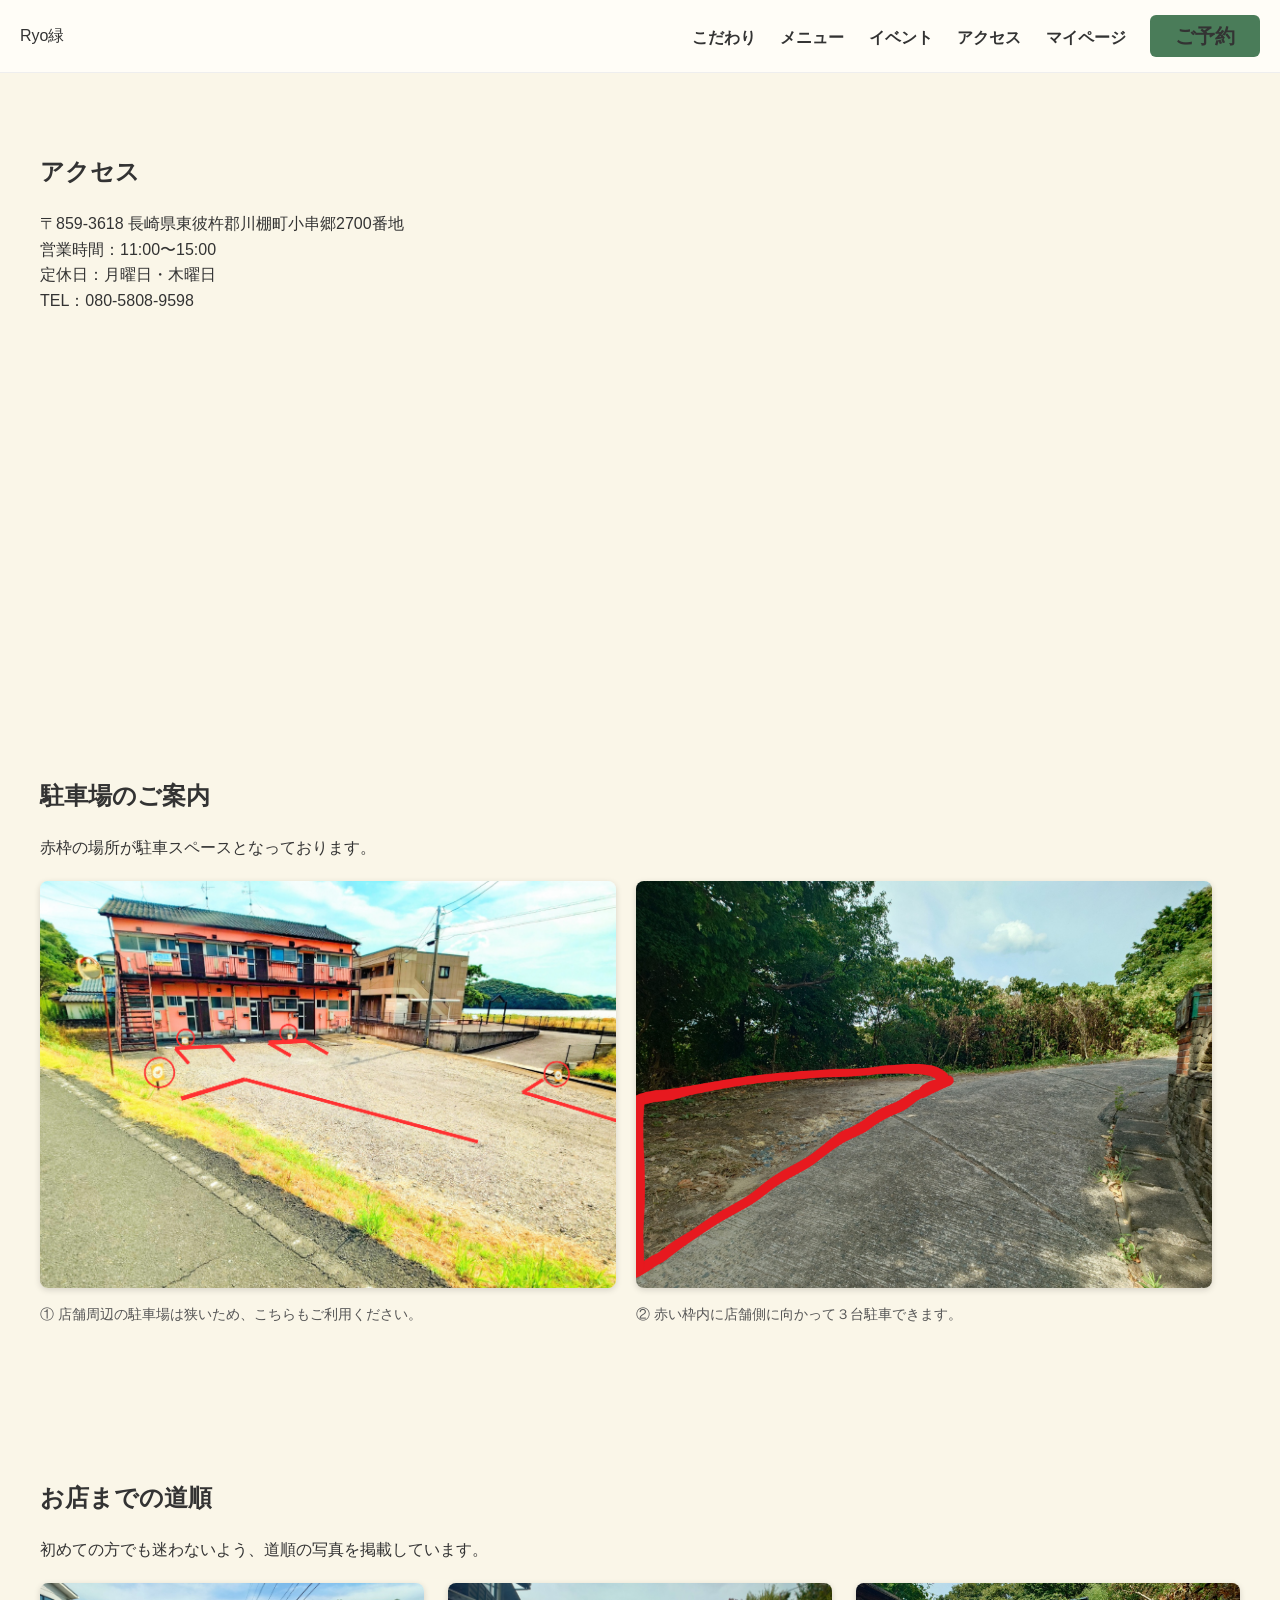
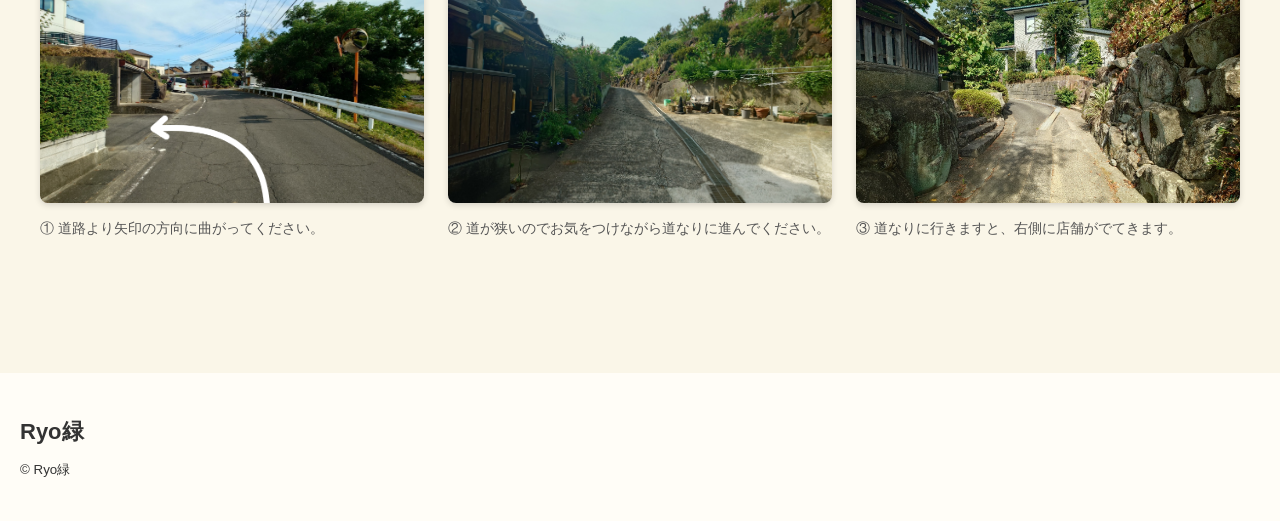
<file: access.html>
<!DOCTYPE html>
<html lang="ja">
<head>
  <meta charset="UTF-8">
  <meta name="viewport" content="width=device-width, initial-scale=1.0">
  <title>アクセス｜Ryo緑</title>
  <link rel="stylesheet" href="style.css">
</head>

<body>

<header class="header">
  <div class="logo">Ryo緑</div>

  <div class="hamburger" id="hamburger">
    <span></span>
    <span></span>
    <span></span>
  </div>

  <nav class="nav" id="nav">
    <a href="index.html#concept">こだわり</a>
    <a href="index.html#menu">メニュー</a>
    <a href="index.html#kodawari">イベント</a>
    <a href="access.html">アクセス</a>
    <a href="mypage.html">マイページ</a>
<a href="reserve.html" class="nav-reserve">ご予約</a>
  </nav>
</header>

<section class="section">
  <h2>アクセス</h2>
  <p>
    〒859-3618 長崎県東彼杵郡川棚町小串郷2700番地<br>
    営業時間：11:00〜15:00<br>
    定休日：月曜日・木曜日<br>
    TEL：080-5808-9598
  </p>

  <div class="map">
    <iframe 
      src="https://www.google.com/maps/embed?pb=!1m18!1m12!1m3!1d443.3592134806314!2d129.8267219891572!3d33.066739011969936!2m3!1f0!2f0!3f0!3m2!1i1024!2i768!4f13.1!3m3!1m2!1s0x356aa38fec900c77%3A0xfab09ec591ca5344!2zUnlv57iB!5e0!3m2!1sja!2sjp!4v1787897672195!5m2!1sja!2sjp"
      width="100%" 
      height="300" 
      style="border:0;" 
      allowfullscreen="" 
      loading="lazy" 
      referrerpolicy="strict-origin-when-cross-origin">
    </iframe>
  </div>
</section>

<!-- 駐車場案内 -->
<section class="section">
  <h2>駐車場のご案内</h2>
  <p>赤枠の場所が駐車スペースとなっております。</p>

  <div class="parking-photos">
    <div class="access-item">
      <img src="images/parking1.png" alt="駐車場1" class="access-img">
      <p class="access-caption">① 店舗周辺の駐車場は狭いため、こちらもご利用ください。</p>
    </div>

    <div class="access-item">
      <img src="images/parking2.png" alt="駐車場2" class="access-img">
      <p class="access-caption">② 赤い枠内に店舗側に向かって３台駐車できます。</p>
    </div>
  </div>
</section>

<!-- 道順案内（3枚横並び） -->
<section class="section">
  <h2>お店までの道順</h2>
  <p>初めての方でも迷わないよう、道順の写真を掲載しています。</p>

  <div class="path-photos">
    <div class="access-item">
      <img src="images/path1.png" alt="道順1" class="access-img">
      <p class="access-caption">① 道路より矢印の方向に曲がってください。</p>
    </div>

    <div class="access-item">
      <img src="images/path2.png" alt="道順2" class="access-img">
      <p class="access-caption">② 道が狭いのでお気をつけながら道なりに進んでください。</p>
    </div>

    <div class="access-item">
      <img src="images/path3.png" alt="道順3" class="access-img">
      <p class="access-caption">③ 道なりに行きますと、右側に店舗がでてきます。</p>
    </div>
  </div>
</section>

<footer class="footer">
  <div class="footer-logo">Ryo緑</div>
  <small>© Ryo緑</small>
</footer>

<script>
  const hamburger = document.getElementById("hamburger");
  const nav = document.getElementById("nav");

  hamburger.addEventListener("click", () => {
    nav.classList.toggle("active");
  });
</script>

</body>
</html>
</file>
<file: style.css>
/* ===========================
   基本設定（最大幅・フォント）
=========================== */
body {
  background: #faf6e8f5;
  margin: 0;
  font-family: "Noto Sans JP", sans-serif;
  line-height: 1.6;
  color: #333;
}

/* 全セクションの余白 */
.section {
  max-width: 1200px;
  margin: 0 auto;
  padding: 60px 20px;
}

/* ===========================
   Header（固定・レスポンシブ）
=========================== */
.header {
  display: flex;
  justify-content: space-between;
  align-items: center;
  padding: 20px;
  position: sticky;
  top: 0;
  background: #fffdf7;
  z-index: 100;
  border-bottom: 1px solid #eee;
  flex-wrap: nowrap;
  overflow: hidden;
}

.nav a {
  margin-left: 20px;
  text-decoration: none;
  color: #333;
  font-weight: 600;
}

.reserve-btn {
  padding: 6px 12px;
  background: #4CAF50;
  color: #fff;
  border-radius: 4px;
}
/* ヘッダー専用の予約ボタン */
.nav-reserve {
  padding: 10px 25px;
  background: #4a7c59; /* Ryo緑カラー */
  color: #fff;
  border-radius: 6px;
  font-size: 20px;
  transition: background 0.2s;
}

.nav-reserve:hover {
  background: #3e6b4d;
}


/*===========================
   ハンバーガーメニュー
=========================== */
.hamburger {
  display: none;
  flex-direction: column;
  gap: 5px;
  cursor: pointer;
}

.hamburger span {
  width: 26px;
  height: 3px;
  background: #333;
  border-radius: 3px;
}

/* ===========================
   Hero
=========================== */
.hero {
  position: relative;
  text-align: center;
}

.hero-img {
  width: 100%;
  height: auto;
  display: block;
}

.hero-text {
  position: absolute;
  bottom: 15%;
  left: 50%;
  transform: translateX(-50%);
  color: white;
  text-shadow: 0 2px 8px rgba(0,0,0,0.4);
  
  padding: 20px 30px;
  border-radius: 12px;
}

.hero-text h1 {
  font-size: 32px;
  margin-bottom: 10px;
}

.hero-text p {
  font-size: 18px;
}
@media (max-width: 600px) {

  .hero-text {
    bottom: 3% !important;     /* ← 位置を下げて見切れ防止 */
    width: 85% !important;
    padding: 8px 12px !important;
  }

  .hero-text h1 {
    font-size: 17px !important;   /* ← 控えめに小さく（強制適用） */
    line-height: 1.35 !important;
    margin-bottom: 4px !important;
  }

  .hero-text p {
    font-size: 13px !important;
    line-height: 1.35 !important;
  }
}
@media (max-width: 600px) {

  /* Hero 全体をヘッダー分だけ下げる */

  /* hero-text の位置は微調整（必要なら） */
  .hero-text {
    bottom: 8%;
  }
}

/* ===========================
   Concept（カード版）
=========================== */

.concept-card {
  background: #fffdf7;
  border-radius: 16px;
  padding: 30px;
  display: flex;
  gap: 40px;
  align-items: center;
  box-shadow: 0 8px 24px rgba(0,0,0,0.08);
  max-width: 1200px;
  margin: 0 auto;
  transition: transform 0.3s ease, box-shadow 0.3s ease;
}
.feature-block {
  margin-bottom: 10px;        /* ブロック間の余白を広めに */
}
.feature-block h3 {
  font-size: 1.4rem;
  font-weight: 700;
  margin-bottom: 2px;         /* 見出しと本文の間に少し余白 */
  letter-spacing: 0.05em;     /* 写真のような少し広めの字間 */
}
/* ===========================
   Concept Slider（追加）
=========================== */

.concept-slider {
  width: 40%;
  height: 450px;
  overflow: hidden;
  border-radius: 12px;
  position: relative;
}

.concept-slider img {
  width: 100%;
  height: 100%;
  object-fit: cover;
  position: absolute;
  top: 0;
  left: 0;
  opacity: 0;
  transition: opacity 1s ease;
}

.concept-slider img.active {
  opacity: 1;
}

/* スマホ対応 */
@media (max-width: 600px) {
  .concept-card {
    flex-direction: column;   /* ← 画像が上、文字が下になる */
    text-align: center;
    padding: 20px;
  }

  .concept-slider {
    width: 100%;              /* ← スマホ時の画像横幅はここで変える */
    height: 220px;            /* ← 高さは自由に調整可能 */
  }

  .concept-text {
    width: 100%;
    margin-top: 20px;         /* ← 画像との間に余白（任意） */
  }
}
/* ===========================
   Menu（カード化・高級感アップ）
=========================== */

.menu-grid {
  display: grid;
  grid-template-columns: 1fr 1fr;
  gap: 40px;
  align-items: stretch;
}

.menu-card {
  background: #fffdf7;
  border-radius: 16px;
  padding: 20px;
  text-align: center;
  box-shadow: 0 8px 24px rgba(0,0,0,0.08);
  transition: transform 0.3s ease, box-shadow 0.3s ease;
  cursor: pointer;
  display: flex;
  flex-direction: column;
}

.menu-card:hover {
  transform: translateY(-6px);
  box-shadow: 0 12px 32px rgba(0,0,0,0.12);
}

.menu-card img {
  width: 100%;
  height: 320px;
  object-fit: cover;
  object-position: center;
  border-radius: 12px;
  margin-bottom: 16px;
}

.menu-card h3 {
  font-size: 20px;
  margin-bottom: 10px;
  color: #333;
}

.menu-card p {
  font-size: 15px;
  color: #5a5a5a;
  line-height: 1.7;
}

/* スマホ対応 */
@media (max-width: 600px) {
  .menu-grid {
    grid-template-columns: 1fr;
  }

  .menu-card img {
    height: auto;
  }
}

/* ===========================
   Event（高級感フル強化版）
=========================== */

.event-scroll {
  display: flex;
  overflow-x: scroll;
  gap: 48px;
  padding: 30px 20px;
  scroll-snap-type: x mandatory;
  -webkit-overflow-scrolling: touch;
  scrollbar-color: #4a7c59 #e5e5e5;
}

.event-card {
  flex: 0 0 300px;
  background: #fffdf7;
  border-radius: 16px;
  padding: 20px;
  text-align: center;
  scroll-snap-align: start;
  box-shadow: 0 8px 24px rgba(0,0,0,0.08);
  transition: transform 0.3s ease, box-shadow 0.3s ease;
  cursor: pointer;
}

.event-card:hover {
  transform: translateY(-6px);
  box-shadow: 0 12px 32px rgba(0,0,0,0.12);
}

@media (hover: none) {
  .event-card:hover {
    transform: none;
    box-shadow: 0 8px 24px rgba(0,0,0,0.08);
  }
}

.event-card img {
  width: 100%;
  height: auto;
  object-fit: contain;
  border-radius: 12px;
  margin-bottom: 14px;
}

.event-desc {
  margin-top: 8px;
  font-size: 15px;
  line-height: 1.7;
  color: #5a5a5a;
}

/* スクロールバー */
.event-scroll::-webkit-scrollbar {
  height: 8px;
}

.event-scroll::-webkit-scrollbar-thumb {
  background: #6b8f71;
  border-radius: 4px;
}

.event-scroll::-webkit-scrollbar-track {
  background: #e5e5e5;
  border-radius: 4px;
}

/* スマホ */
@media (max-width: 600px) {
  .event-card {
    flex: 0 0 85%;
  }
}

/* ===========================
   ▼ モーダル（イベント拡大表示）
=========================== */

.modal {
  display: none;
  position: fixed;
  top: 0;
  left: 0;
  width: 100%;
  height: 100%;
  background: rgba(0,0,0,0.55);
  backdrop-filter: blur(4px);
  justify-content: center;
  align-items: center;
  z-index: 9999;
}

.modal-content {
  background: #fffdf7;
  padding: 24px;
  border-radius: 16px;
  max-width: 500px;
  width: 90%;
  text-align: center;
  box-shadow: 0 12px 32px rgba(0,0,0,0.18);
  animation: fadeIn 0.3s ease;
}

.close-btn {
  float: right;
  font-size: 28px;
  cursor: pointer;
  margin-bottom: 10px;
}

.modal-content img {
  width: 100%;
  border-radius: 12px;
  margin-bottom: 16px;
}

@keyframes fadeIn {
  from { opacity: 0; transform: scale(0.92); }
  to { opacity: 1; transform: scale(1); }
}

/* ===========================
   Footer（店舗情報＋ブランド統合）
=========================== */

.footer {
  background: #fffdf7;
  padding: 40px 20px;
  margin-top: 60px;
  border-top: 1px solid #fffdf7;
}

.footer-box {
  max-width: 900px;
  margin: 0 auto;
  text-align: center;
}

.footer-info {
  background: #fffdf7;
  padding: 20px;
  border-radius: 12px;
  margin-bottom: 30px;
}

.footer-brand {
  margin-top: 10px;
}

.footer-logo {
  font-size: 22px;
  font-weight: bold;
  margin-bottom: 6px;
}
.footer-sns {
  display: flex;
  gap: 16px;
  justify-content: center;
  flex-wrap: wrap;
}

.footer-sns img {
  width: 32px;   /* ← ここでロゴの大きさを決める */
  height: auto;
}

.footer-sns img:hover {
  opacity: 1;
  transform: scale(1.12);
}

/* ===========================
   スマホ対応
=========================== */
@media (max-width: 600px) {

  .hero-text h1 {
    font-size: 20px;
  }
  .hero-text p {
    font-size: 14px;
  }

  #concept p {
    text-align: center;
  }

  .two-column {
    display: block;
  }
  .two-column img {
    width: 100%;
    margin-top: 20px;
  }

  .nav a {
    margin-left: 10px;
    font-size: 14px;
  }

  .footer {
    padding: 30px 16px;
  }
}

/* ===========================
   ハンバーガーメニュー（スマホ）
=========================== */
@media (max-width: 600px) {

  .hamburger {
    display: flex;
  }

  .nav {
    display: none;
    flex-direction: column;
    background: #fff;
    width: 100%;
    padding: 20px;
    border-bottom: 1px solid #eee;
  }

  .nav.active {
    display: flex;
    position: static;
  }

  .nav a {
    margin: 10px 0;
    font-size: 16px;
  }
}/* ================================
   reserve.html 専用デザイン
   Ryo緑の世界観に合わせた最終版
================================ */

/* カード全体（白いパネル） */
.reserve-panel-vertical {
  max-width: 700px;
  margin: 60px auto;
  padding: 48px 36px;
  background: #ffffff;
  border-radius: 14px;
  box-shadow: 0 4px 14px rgba(0,0,0,0.08);
  height: auto; /* 内容に応じて伸びる */
  box-sizing: border-box;
}

/* タイトル */
.reserve-panel-vertical h2 {
  text-align: center;
  font-size: 2rem;
  margin-bottom: 28px;
  letter-spacing: 1px;
}

/* 説明文 */
.reserve-panel-vertical p {
  line-height: 1.8;
  margin-bottom: 28px;
  font-size: 16px;
}

/* 見出し（ご予約方法 / 注意事項） */
.reserve-panel-vertical h3 {
  font-size: 1.4rem;
  margin: 32px 0 16px;
}

/* 予約ボタンの並び */
.reserve-links {
  display: flex;
  flex-direction: column;
  gap: 24px; /* ボタン間隔を広げて見切れ防止 */
}

/* 予約ボタン */
.reserve-btn {
  display: block;
  padding: 16px 20px;
  background-color: #4a7c59; /* Ryo緑カラー */
  color: #fff;
  text-align: center;
  border-radius: 8px;
  font-size: 18px;
  transition: background 0.2s, transform 0.1s;
}

.reserve-btn:hover {
  background-color: #3e6b4d;
}

.reserve-btn:active {
  transform: scale(0.98);
}

/* 注意事項リスト */
.reserve-panel-vertical ul {
  margin-top: 10px;
  padding-left: 20px;
  line-height: 1.8;
  font-size: 15px;
  color: #555;
}

/* スマホ最適化 */
@media (max-width: 600px) {
  .reserve-panel-vertical {
    padding: 32px 20px;
    margin: 30px 12px;
  }

  .reserve-btn {
    font-size: 16px;
    padding: 14px;
  }

  .reserve-links {
    gap: 20px;
  }
}
/* 駐車場（2枚） */
.parking-photos {
  display: flex;
  gap: 20px;
  flex-wrap: wrap;
  margin-top: 20px;
}

.parking-photos .access-item {
  width: 48%;
}

/* 道順（3枚横並び） */
.path-photos {
  display: flex;
  gap: 20px;
  flex-wrap: nowrap;
  justify-content: space-between;
  margin-top: 20px;
}

.path-photos .access-item {
  width: 32%;
}
/* 道順写真の高さ統一 */
.path-photos .access-img {
  height: 220px;   /* ← 好きな高さに調整可能 */
  object-fit: cover;
}

/* 共通 */
.access-img {
  width: 100%;
  border-radius: 8px;
  box-shadow: 0 2px 6px rgba(0,0,0,0.15);
  object-fit: cover;
}

.access-caption {
  margin-top: 8px;
  font-size: 14px;
  color: #555;
  line-height: 1.5;
}

/* スマホ最適化 */
@media (max-width: 600px) {
  .path-photos {
    flex-wrap: wrap;
  }
  .path-photos .access-item {
    width: 100%;
  }
}
#adminLogo {
  user-select: none;
  -webkit-user-select: none;
  touch-action: manipulation;
}
</file>
